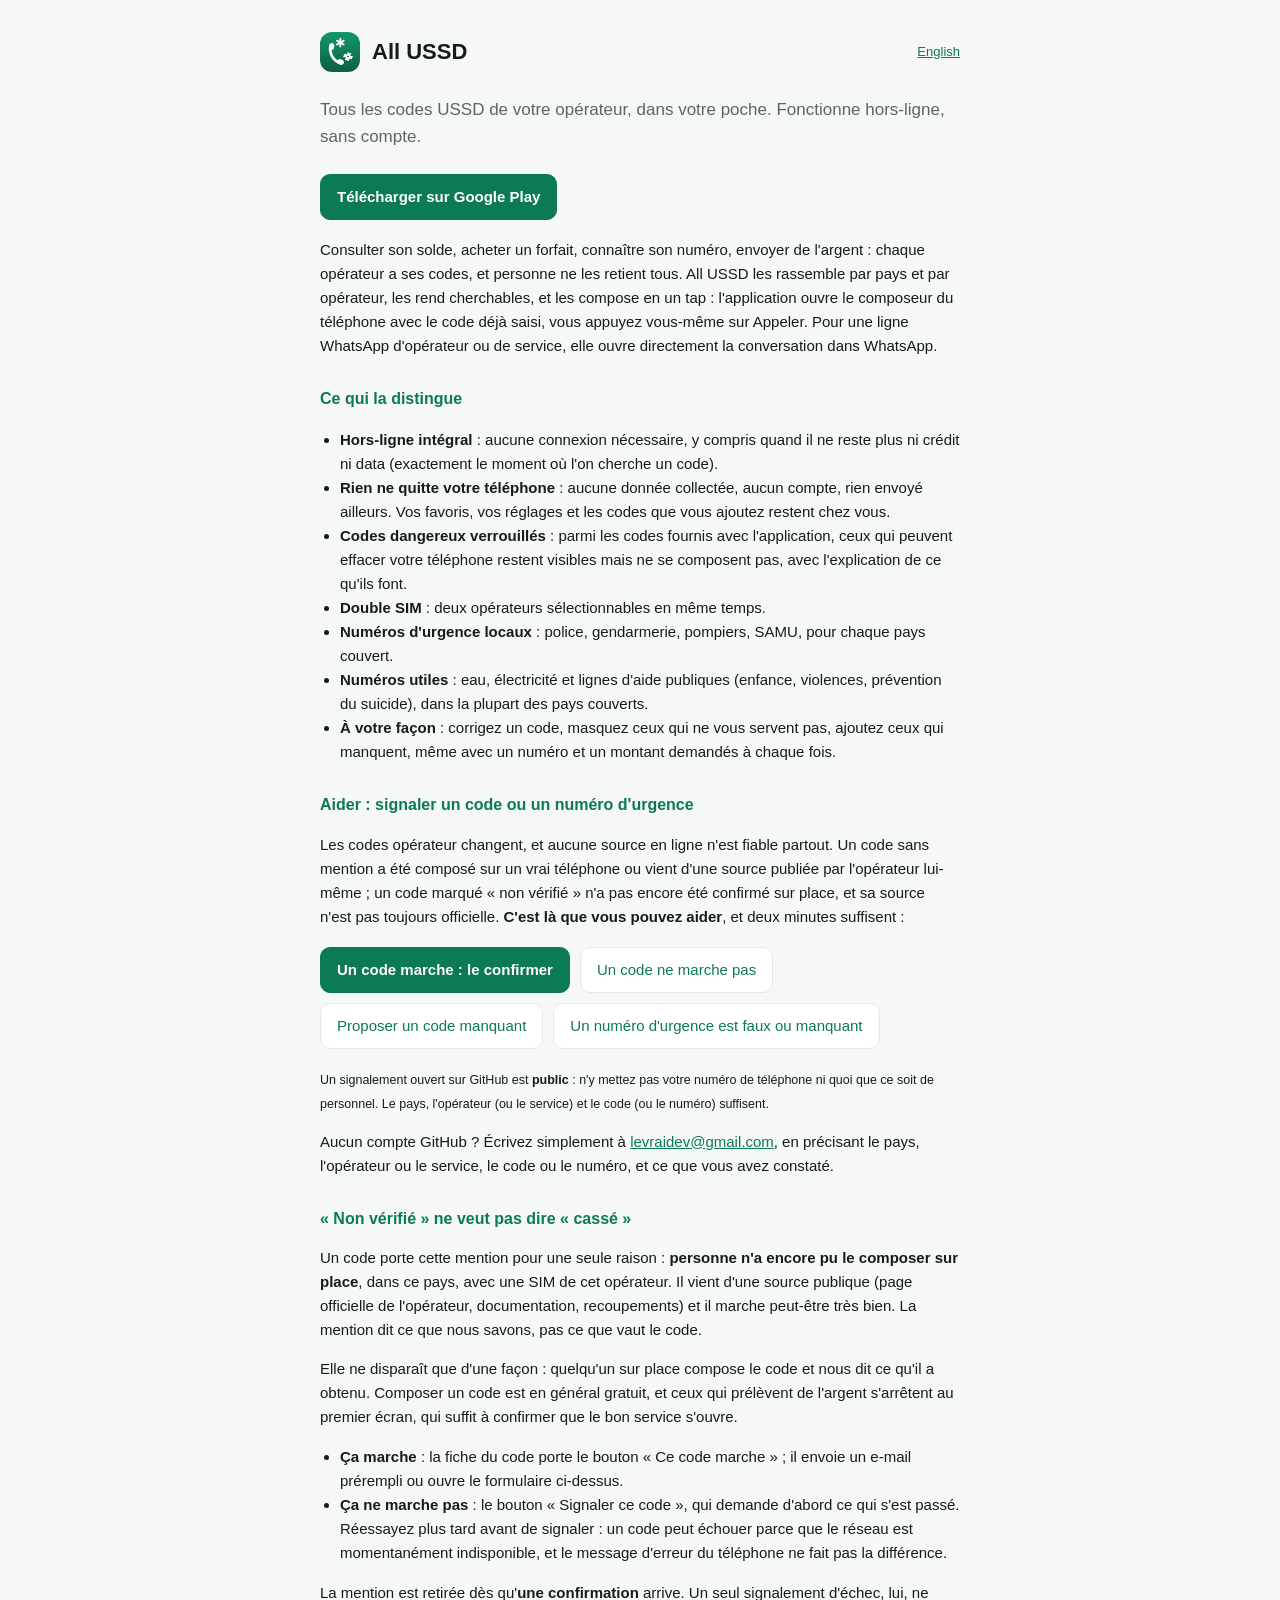
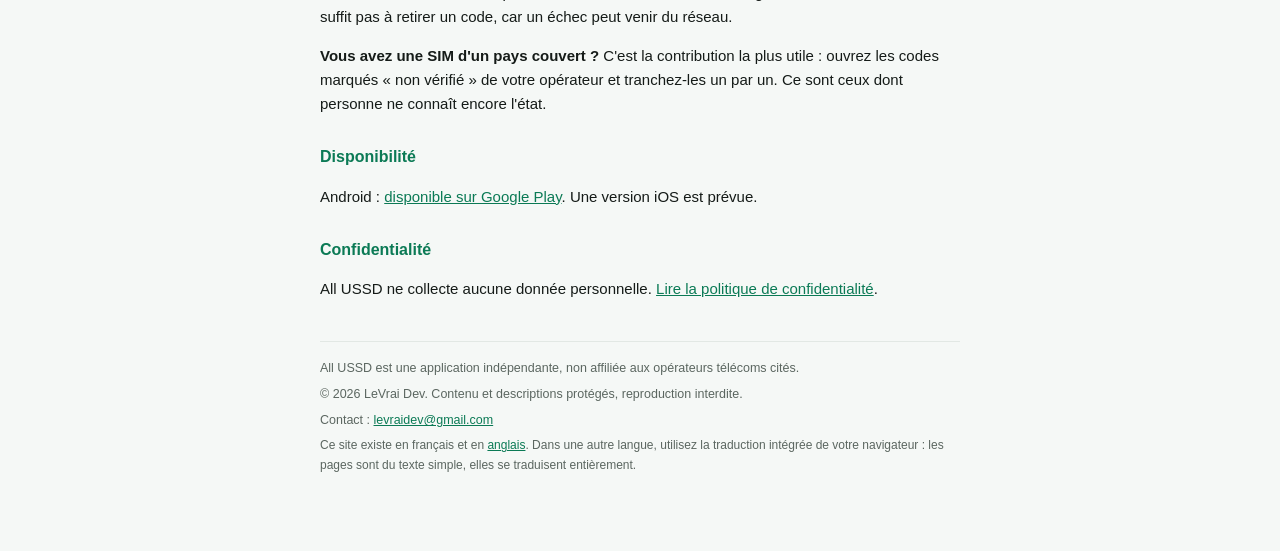
<file: index.html>
<!doctype html>
<html lang="fr">
<head>
<meta charset="utf-8" />
<meta name="viewport" content="width=device-width, initial-scale=1" />
<title>All USSD : les codes USSD de votre opérateur, hors-ligne</title>
<meta name="description" content="Application Android qui rassemble les codes USSD/MMI et les codes opérateurs de dizaines de pays. Fonctionne hors-ligne, sans compte." />
<link rel="icon" href="mark.svg" />
<link rel="stylesheet" href="style.css" />
<link rel="alternate" hreflang="fr" href="https://levraidjak.github.io/allussd/" />
<link rel="alternate" hreflang="en" href="https://levraidjak.github.io/allussd/en/" />
<link rel="alternate" hreflang="x-default" href="https://levraidjak.github.io/allussd/" />
<meta name="google-site-verification" content="MvHigFbXVNlFQdqp-gcF4vU7lOXwGPhfP5eOctLxwY8" />
<link rel="canonical" href="https://levraidjak.github.io/allussd/" />
<meta name="robots" content="index, follow" />
<meta property="og:type" content="website" />
<meta property="og:site_name" content="All USSD" />
<meta property="og:title" content="All USSD : les codes USSD de votre opérateur, hors-ligne" />
<meta property="og:description" content="Application Android qui rassemble les codes USSD/MMI et les codes opérateurs de dizaines de pays. Fonctionne hors-ligne, sans compte." />
<meta property="og:url" content="https://levraidjak.github.io/allussd/" />
<meta property="og:image" content="https://levraidjak.github.io/allussd/og-fr.png" />
<meta property="og:image:width" content="1024" />
<meta property="og:image:height" content="500" />
<meta property="og:locale" content="fr_FR" />
<meta property="og:locale:alternate" content="en_US" />
<meta name="twitter:card" content="summary_large_image" />
<meta name="twitter:title" content="All USSD : les codes USSD de votre opérateur, hors-ligne" />
<meta name="twitter:description" content="Application Android qui rassemble les codes USSD/MMI et les codes opérateurs de dizaines de pays. Fonctionne hors-ligne, sans compte." />
<meta name="twitter:image" content="https://levraidjak.github.io/allussd/og-fr.png" />
<script type="application/ld+json">
{
  "@context": "https://schema.org",
  "@type": "SoftwareApplication",
  "name": "All USSD",
  "operatingSystem": "Android",
  "applicationCategory": "UtilitiesApplication",
  "description": "Application Android qui rassemble les codes USSD et MMI de votre opérateur, par pays. Fonctionne hors-ligne, sans compte.",
  "url": "https://levraidjak.github.io/allussd/",
  "downloadUrl": "https://play.google.com/store/apps/details?id=com.levraidjak.allussd",
  "installUrl": "https://play.google.com/store/apps/details?id=com.levraidjak.allussd",
  "inLanguage": "fr",
  "image": "https://levraidjak.github.io/allussd/og-fr.png",
  "offers": {
    "@type": "Offer",
    "price": "0",
    "priceCurrency": "EUR"
  },
  "author": {
    "@type": "Organization",
    "name": "LeVrai Dev"
  }
}
</script>
</head>
<body>
<main>
  <header>
    <img class="mark" src="mark.svg" alt="" width="40" height="40" />
    <h1>All USSD</h1>
    <a class="langswitch" href="en/" hreflang="en" lang="en">English</a>
  </header>

  <p class="lede">Tous les codes USSD de votre opérateur, dans votre poche. Fonctionne hors-ligne, sans compte.</p>

  <div class="actions">
    <a class="primary" href="https://play.google.com/store/apps/details?id=com.levraidjak.allussd&amp;hl=fr">Télécharger sur Google Play</a>
  </div>

  <p>Consulter son solde, acheter un forfait, connaître son numéro, envoyer de l'argent : chaque opérateur a ses codes, et personne ne les retient tous. All USSD les rassemble par pays et par opérateur, les rend cherchables, et les compose en un tap : l'application ouvre le composeur du téléphone avec le code déjà saisi, vous appuyez vous-même sur Appeler. Pour une ligne WhatsApp d'opérateur ou de service, elle ouvre directement la conversation dans WhatsApp.</p>

  <h2>Ce qui la distingue</h2>
  <ul>
    <li><strong>Hors-ligne intégral</strong> : aucune connexion nécessaire, y compris quand il ne reste plus ni crédit ni data (exactement le moment où l'on cherche un code).</li>
    <li><strong>Rien ne quitte votre téléphone</strong> : aucune donnée collectée, aucun compte, rien envoyé ailleurs. Vos favoris, vos réglages et les codes que vous ajoutez restent chez vous.</li>
    <li><strong>Codes dangereux verrouillés</strong> : parmi les codes fournis avec l'application, ceux qui peuvent effacer votre téléphone restent visibles mais ne se composent pas, avec l'explication de ce qu'ils font.</li>
    <li><strong>Double SIM</strong> : deux opérateurs sélectionnables en même temps.</li>
    <li><strong>Numéros d'urgence locaux</strong> : police, gendarmerie, pompiers, SAMU, pour chaque pays couvert.</li>
    <li><strong>Numéros utiles</strong> : eau, électricité et lignes d'aide publiques (enfance, violences, prévention du suicide), dans la plupart des pays couverts.</li>
    <li><strong>À votre façon</strong> : corrigez un code, masquez ceux qui ne vous servent pas, ajoutez ceux qui manquent, même avec un numéro et un montant demandés à chaque fois.</li>
  </ul>

  <h2 id="signaler">Aider : signaler un code ou un numéro d'urgence</h2>
  <p>Les codes opérateur changent, et aucune source en ligne n'est fiable partout. Un code sans mention a été composé sur un vrai téléphone ou vient d'une source publiée par l'opérateur lui-même ; un code marqué « non vérifié » n'a pas encore été confirmé sur place, et sa source n'est pas toujours officielle. <strong>C'est là que vous pouvez aider</strong>, et deux minutes suffisent :</p>

  <div class="actions">
    <a class="primary" href="https://github.com/LeVraiDjak/allussd/issues/new?template=code-confirme.yml">Un code marche : le confirmer</a>
    <a href="https://github.com/LeVraiDjak/allussd/issues/new?template=code-incorrect.yml">Un code ne marche pas</a>
    <a href="https://github.com/LeVraiDjak/allussd/issues/new?template=code-manquant.yml">Proposer un code manquant</a>
    <a href="https://github.com/LeVraiDjak/allussd/issues/new?template=numero-urgence.yml">Un numéro d'urgence est faux ou manquant</a>
  </div>

  <p><small>Un signalement ouvert sur GitHub est <strong>public</strong> : n'y mettez pas votre numéro de téléphone ni quoi que ce soit de personnel. Le pays, l'opérateur (ou le service) et le code (ou le numéro) suffisent.</small></p>

  <p>Aucun compte GitHub ? Écrivez simplement à <a href="mailto:levraidev@gmail.com">levraidev@gmail.com</a>, en précisant le pays, l'opérateur ou le service, le code ou le numéro, et ce que vous avez constaté.</p>

  <h2 id="non-verifie">« Non vérifié » ne veut pas dire « cassé »</h2>

  <p>Un code porte cette mention pour une seule raison : <strong>personne n'a encore pu le composer sur place</strong>, dans ce pays, avec une SIM de cet opérateur. Il vient d'une source publique (page officielle de l'opérateur, documentation, recoupements) et il marche peut-être très bien. La mention dit ce que nous savons, pas ce que vaut le code.</p>

  <p>Elle ne disparaît que d'une façon : quelqu'un sur place compose le code et nous dit ce qu'il a obtenu. Composer un code est en général gratuit, et ceux qui prélèvent de l'argent s'arrêtent au premier écran, qui suffit à confirmer que le bon service s'ouvre.</p>

  <ul>
    <li><strong>Ça marche</strong> : la fiche du code porte le bouton « Ce code marche » ; il envoie un e-mail prérempli ou ouvre le formulaire ci-dessus.</li>
    <li><strong>Ça ne marche pas</strong> : le bouton « Signaler ce code », qui demande d'abord ce qui s'est passé. Réessayez plus tard avant de signaler : un code peut échouer parce que le réseau est momentanément indisponible, et le message d'erreur du téléphone ne fait pas la différence.</li>
  </ul>

  <p>La mention est retirée dès qu'<strong>une confirmation</strong> arrive. Un seul signalement d'échec, lui, ne suffit pas à retirer un code, car un échec peut venir du réseau.</p>

  <p><strong>Vous avez une SIM d'un pays couvert ?</strong> C'est la contribution la plus utile : ouvrez les codes marqués « non vérifié » de votre opérateur et tranchez-les un par un. Ce sont ceux dont personne ne connaît encore l'état.</p>

  <h2>Disponibilité</h2>
  <p>Android : <a href="https://play.google.com/store/apps/details?id=com.levraidjak.allussd&amp;hl=fr">disponible sur Google Play</a>. Une version iOS est prévue.</p>

  <h2>Confidentialité</h2>
  <p>All USSD ne collecte aucune donnée personnelle. <a href="privacy/">Lire la politique de confidentialité</a>.</p>

  <footer>
    All USSD est une application indépendante, non affiliée aux opérateurs télécoms cités.
    <p class="copyright">© 2026 LeVrai Dev. Contenu et descriptions protégés, reproduction interdite.</p>
    Contact : <a href="mailto:levraidev@gmail.com">levraidev@gmail.com</a>
    <p class="translate-note">Ce site existe en français et en <a href="en/" hreflang="en" lang="en">anglais</a>. Dans une autre langue, utilisez la traduction intégrée de votre navigateur : les pages sont du texte simple, elles se traduisent entièrement.</p>
  </footer>
</main>
</body>
</html>
</file>
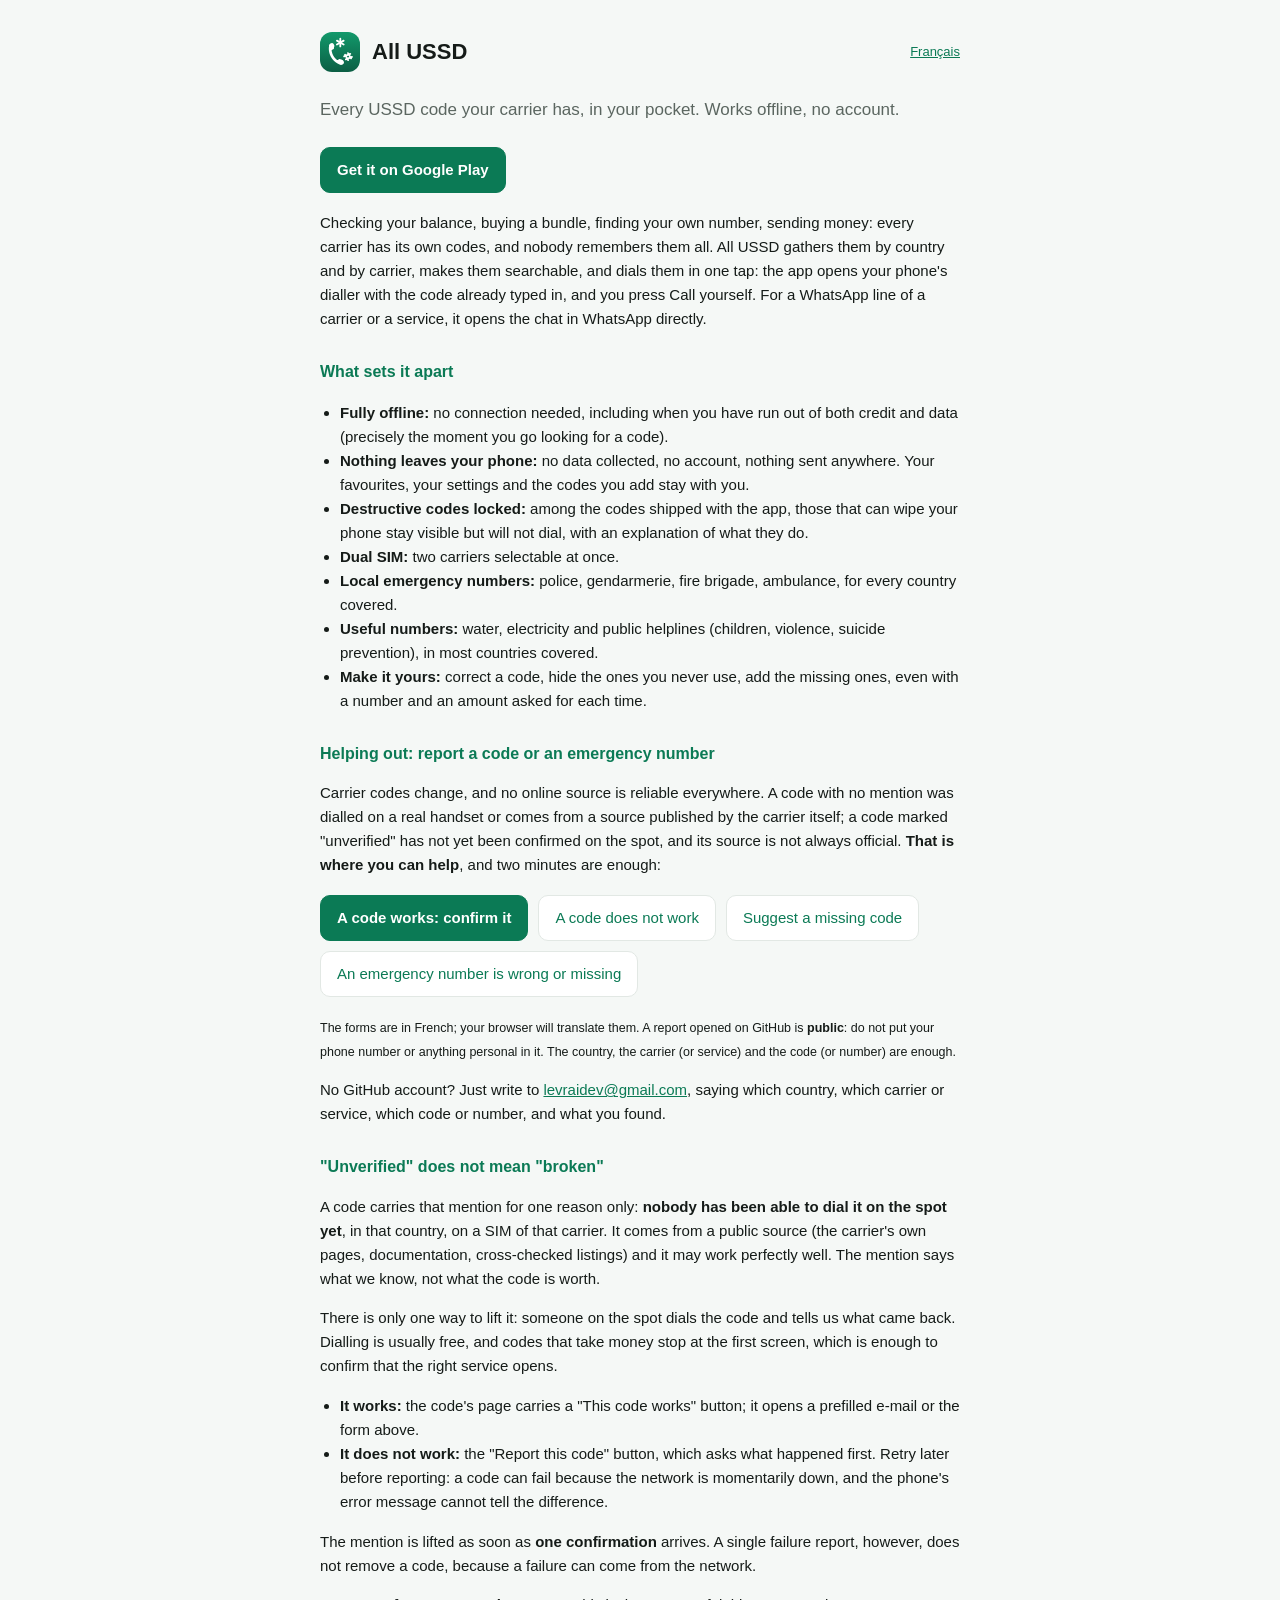
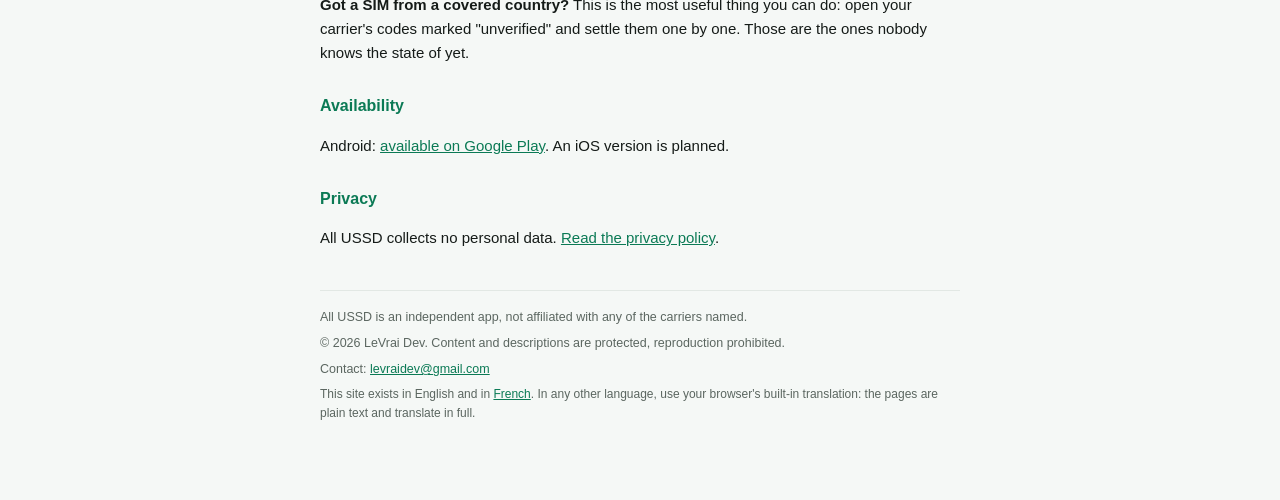
<file: en/index.html>
<!doctype html>
<html lang="en">
<head>
<meta charset="utf-8" />
<meta name="viewport" content="width=device-width, initial-scale=1" />
<title>All USSD: your carrier's USSD codes, offline</title>
<meta name="description" content="Android app gathering the USSD/MMI codes and carrier codes of dozens of countries. Works offline, no account." />
<link rel="icon" href="../mark.svg" />
<link rel="stylesheet" href="../style.css" />
<link rel="alternate" hreflang="fr" href="https://levraidjak.github.io/allussd/" />
<link rel="alternate" hreflang="en" href="https://levraidjak.github.io/allussd/en/" />
<link rel="alternate" hreflang="x-default" href="https://levraidjak.github.io/allussd/" />
<link rel="canonical" href="https://levraidjak.github.io/allussd/en/" />
<meta name="robots" content="index, follow" />
<meta property="og:type" content="website" />
<meta property="og:site_name" content="All USSD" />
<meta property="og:title" content="All USSD: your carrier's USSD codes, offline" />
<meta property="og:description" content="Android app gathering the USSD/MMI codes and carrier codes of dozens of countries. Works offline, no account." />
<meta property="og:url" content="https://levraidjak.github.io/allussd/en/" />
<meta property="og:image" content="https://levraidjak.github.io/allussd/og-en.png" />
<meta property="og:image:width" content="1024" />
<meta property="og:image:height" content="500" />
<meta property="og:locale" content="en_US" />
<meta property="og:locale:alternate" content="fr_FR" />
<meta name="twitter:card" content="summary_large_image" />
<meta name="twitter:title" content="All USSD: your carrier's USSD codes, offline" />
<meta name="twitter:description" content="Android app gathering the USSD/MMI codes and carrier codes of dozens of countries. Works offline, no account." />
<meta name="twitter:image" content="https://levraidjak.github.io/allussd/og-en.png" />
<script type="application/ld+json">
{
  "@context": "https://schema.org",
  "@type": "SoftwareApplication",
  "name": "All USSD",
  "operatingSystem": "Android",
  "applicationCategory": "UtilitiesApplication",
  "description": "Android app gathering the USSD and MMI codes of your carrier, by country. Works offline, no account.",
  "url": "https://levraidjak.github.io/allussd/en/",
  "downloadUrl": "https://play.google.com/store/apps/details?id=com.levraidjak.allussd",
  "installUrl": "https://play.google.com/store/apps/details?id=com.levraidjak.allussd",
  "inLanguage": "en",
  "image": "https://levraidjak.github.io/allussd/og-en.png",
  "offers": {
    "@type": "Offer",
    "price": "0",
    "priceCurrency": "EUR"
  },
  "author": {
    "@type": "Organization",
    "name": "LeVrai Dev"
  }
}
</script>
</head>
<body>
<main>
  <header>
    <img class="mark" src="../mark.svg" alt="" width="40" height="40" />
    <h1>All USSD</h1>
    <a class="langswitch" href="../" hreflang="fr" lang="fr">Français</a>
  </header>

  <p class="lede">Every USSD code your carrier has, in your pocket. Works offline, no account.</p>

  <div class="actions">
    <a class="primary" href="https://play.google.com/store/apps/details?id=com.levraidjak.allussd&amp;hl=en">Get it on Google Play</a>
  </div>

  <p>Checking your balance, buying a bundle, finding your own number, sending money: every carrier has its own codes, and nobody remembers them all. All USSD gathers them by country and by carrier, makes them searchable, and dials them in one tap: the app opens your phone's dialler with the code already typed in, and you press Call yourself. For a WhatsApp line of a carrier or a service, it opens the chat in WhatsApp directly.</p>

  <h2>What sets it apart</h2>
  <ul>
    <li><strong>Fully offline:</strong> no connection needed, including when you have run out of both credit and data (precisely the moment you go looking for a code).</li>
    <li><strong>Nothing leaves your phone:</strong> no data collected, no account, nothing sent anywhere. Your favourites, your settings and the codes you add stay with you.</li>
    <li><strong>Destructive codes locked:</strong> among the codes shipped with the app, those that can wipe your phone stay visible but will not dial, with an explanation of what they do.</li>
    <li><strong>Dual SIM:</strong> two carriers selectable at once.</li>
    <li><strong>Local emergency numbers:</strong> police, gendarmerie, fire brigade, ambulance, for every country covered.</li>
    <li><strong>Useful numbers:</strong> water, electricity and public helplines (children, violence, suicide prevention), in most countries covered.</li>
    <li><strong>Make it yours:</strong> correct a code, hide the ones you never use, add the missing ones, even with a number and an amount asked for each time.</li>
  </ul>

  <h2 id="report">Helping out: report a code or an emergency number</h2>

  <p>Carrier codes change, and no online source is reliable everywhere. A code with no mention was dialled on a real handset or comes from a source published by the carrier itself; a code marked "unverified" has not yet been confirmed on the spot, and its source is not always official. <strong>That is where you can help</strong>, and two minutes are enough:</p>

  <div class="actions">
    <a class="primary" href="https://github.com/LeVraiDjak/allussd/issues/new?template=code-confirme.yml">A code works: confirm it</a>
    <a href="https://github.com/LeVraiDjak/allussd/issues/new?template=code-incorrect.yml">A code does not work</a>
    <a href="https://github.com/LeVraiDjak/allussd/issues/new?template=code-manquant.yml">Suggest a missing code</a>
    <a href="https://github.com/LeVraiDjak/allussd/issues/new?template=numero-urgence.yml">An emergency number is wrong or missing</a>
  </div>

  <p><small>The forms are in French; your browser will translate them. A report opened on GitHub is <strong>public</strong>: do not put your phone number or anything personal in it. The country, the carrier (or service) and the code (or number) are enough.</small></p>

  <p>No GitHub account? Just write to <a href="mailto:levraidev@gmail.com">levraidev@gmail.com</a>, saying which country, which carrier or service, which code or number, and what you found.</p>

  <h2 id="unverified">"Unverified" does not mean "broken"</h2>

  <p>A code carries that mention for one reason only: <strong>nobody has been able to dial it on the spot yet</strong>, in that country, on a SIM of that carrier. It comes from a public source (the carrier's own pages, documentation, cross-checked listings) and it may work perfectly well. The mention says what we know, not what the code is worth.</p>

  <p>There is only one way to lift it: someone on the spot dials the code and tells us what came back. Dialling is usually free, and codes that take money stop at the first screen, which is enough to confirm that the right service opens.</p>

  <ul>
    <li><strong>It works:</strong> the code's page carries a "This code works" button; it opens a prefilled e-mail or the form above.</li>
    <li><strong>It does not work:</strong> the "Report this code" button, which asks what happened first. Retry later before reporting: a code can fail because the network is momentarily down, and the phone's error message cannot tell the difference.</li>
  </ul>

  <p>The mention is lifted as soon as <strong>one confirmation</strong> arrives. A single failure report, however, does not remove a code, because a failure can come from the network.</p>

  <p><strong>Got a SIM from a covered country?</strong> This is the most useful thing you can do: open your carrier's codes marked "unverified" and settle them one by one. Those are the ones nobody knows the state of yet.</p>

  <h2>Availability</h2>
  <p>Android: <a href="https://play.google.com/store/apps/details?id=com.levraidjak.allussd&amp;hl=en">available on Google Play</a>. An iOS version is planned.</p>

  <h2>Privacy</h2>
  <p>All USSD collects no personal data. <a href="privacy/">Read the privacy policy</a>.</p>

  <footer>
    All USSD is an independent app, not affiliated with any of the carriers named.
    <p class="copyright">© 2026 LeVrai Dev. Content and descriptions are protected, reproduction prohibited.</p>
    Contact: <a href="mailto:levraidev@gmail.com">levraidev@gmail.com</a>
    <p class="translate-note">This site exists in English and in <a href="../" hreflang="fr" lang="fr">French</a>. In any other language, use your browser's built-in translation: the pages are plain text and translate in full.</p>
  </footer>
</main>
</body>
</html>
</file>
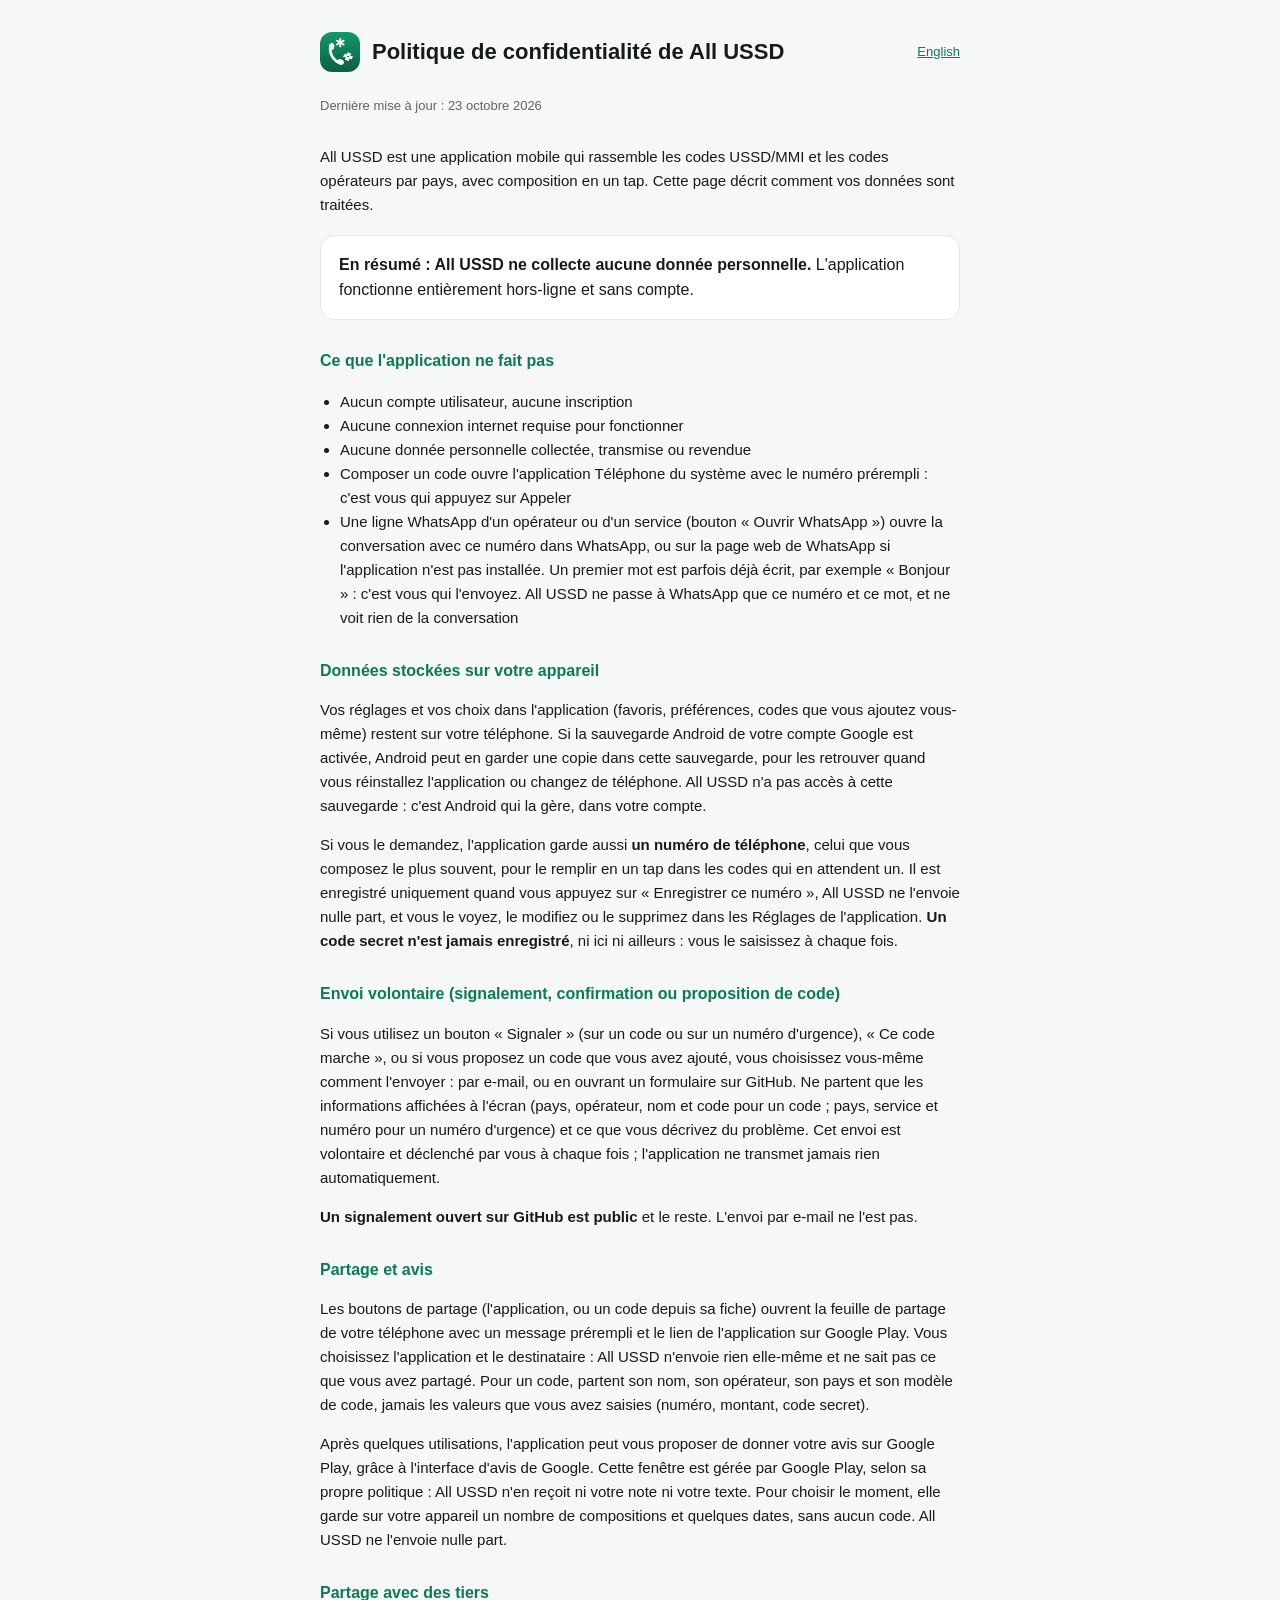
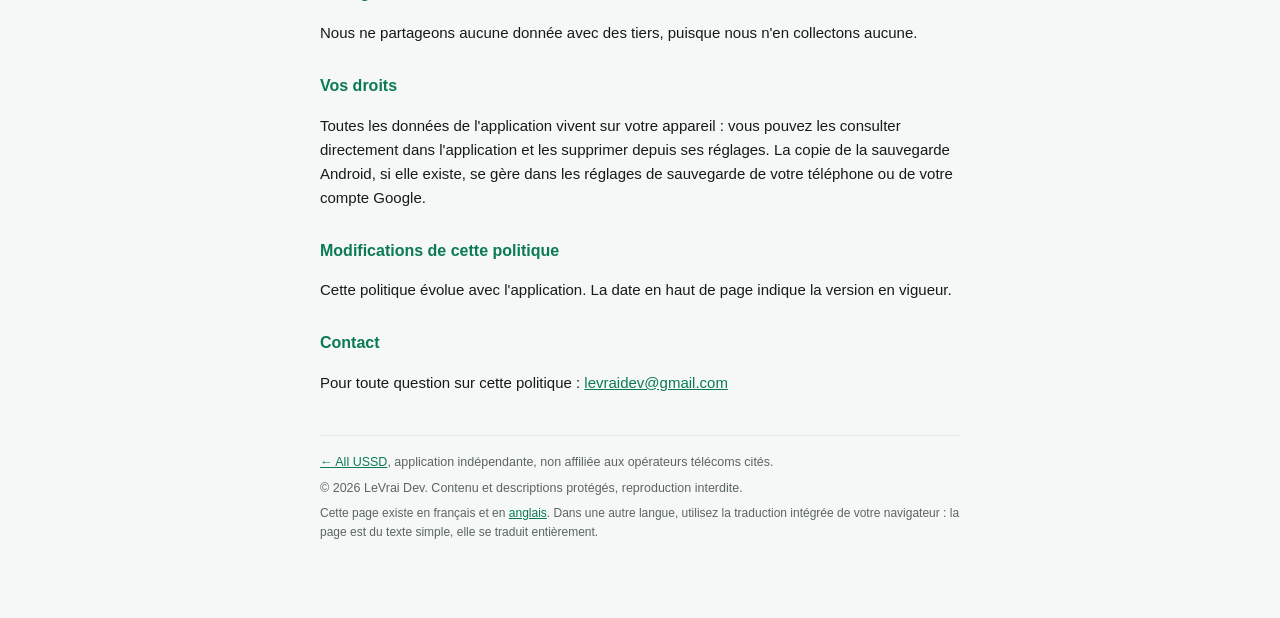
<file: privacy/index.html>
<!doctype html>
<html lang="fr">
<head>
<meta charset="utf-8" />
<meta name="viewport" content="width=device-width, initial-scale=1" />
<title>Politique de confidentialité | All USSD</title>
<!-- Doit rester identique dans les deux versions : voir .github/workflows/politique-confidentialite.yml -->
<meta name="policy-version" content="2026-10-23" />
<link rel="icon" href="../mark.svg" />
<link rel="stylesheet" href="../style.css" />
<link rel="alternate" hreflang="fr" href="https://levraidjak.github.io/allussd/privacy/" />
<link rel="alternate" hreflang="en" href="https://levraidjak.github.io/allussd/en/privacy/" />
<link rel="alternate" hreflang="x-default" href="https://levraidjak.github.io/allussd/privacy/" />
<link rel="canonical" href="https://levraidjak.github.io/allussd/privacy/" />
</head>
<body>
<main>
  <header>
    <img class="mark" src="../mark.svg" alt="" width="40" height="40" />
    <h1>Politique de confidentialité de All USSD</h1>
    <a class="langswitch" href="../en/privacy/" hreflang="en" lang="en">English</a>
  </header>
  <p class="updated">Dernière mise à jour : 23 octobre 2026</p>

  <p>All USSD est une application mobile qui rassemble les codes USSD/MMI et les codes opérateurs par pays, avec composition en un tap. Cette page décrit comment vos données sont traitées.</p>

  <div class="card">
    <strong>En résumé : All USSD ne collecte aucune donnée personnelle.</strong> L'application fonctionne entièrement hors-ligne et sans compte.
  </div>

  <h2>Ce que l'application ne fait pas</h2>
  <ul>
    <li>Aucun compte utilisateur, aucune inscription</li>
    <li>Aucune connexion internet requise pour fonctionner</li>
    <li>Aucune donnée personnelle collectée, transmise ou revendue</li>
    <li>Composer un code ouvre l'application Téléphone du système avec le numéro prérempli : c'est vous qui appuyez sur Appeler</li>
    <li>Une ligne WhatsApp d'un opérateur ou d'un service (bouton « Ouvrir WhatsApp ») ouvre la conversation avec ce numéro dans WhatsApp, ou sur la page web de WhatsApp si l'application n'est pas installée. Un premier mot est parfois déjà écrit, par exemple « Bonjour » : c'est vous qui l'envoyez. All USSD ne passe à WhatsApp que ce numéro et ce mot, et ne voit rien de la conversation</li>
  </ul>

  <h2>Données stockées sur votre appareil</h2>
  <p>Vos réglages et vos choix dans l'application (favoris, préférences, codes que vous ajoutez vous-même) restent sur votre téléphone. Si la sauvegarde Android de votre compte Google est activée, Android peut en garder une copie dans cette sauvegarde, pour les retrouver quand vous réinstallez l'application ou changez de téléphone. All USSD n'a pas accès à cette sauvegarde : c'est Android qui la gère, dans votre compte.</p>
  <p>Si vous le demandez, l'application garde aussi <strong>un numéro de téléphone</strong>, celui que vous composez le plus souvent, pour le remplir en un tap dans les codes qui en attendent un. Il est enregistré uniquement quand vous appuyez sur « Enregistrer ce numéro », All USSD ne l'envoie nulle part, et vous le voyez, le modifiez ou le supprimez dans les Réglages de l'application. <strong>Un code secret n'est jamais enregistré</strong>, ni ici ni ailleurs : vous le saisissez à chaque fois.</p>

  <h2>Envoi volontaire (signalement, confirmation ou proposition de code)</h2>
  <p>Si vous utilisez un bouton « Signaler » (sur un code ou sur un numéro d'urgence), « Ce code marche », ou si vous proposez un code que vous avez ajouté, vous choisissez vous-même comment l'envoyer : par e-mail, ou en ouvrant un formulaire sur GitHub. Ne partent que les informations affichées à l'écran (pays, opérateur, nom et code pour un code ; pays, service et numéro pour un numéro d'urgence) et ce que vous décrivez du problème. Cet envoi est volontaire et déclenché par vous à chaque fois ; l'application ne transmet jamais rien automatiquement.</p>
  <p><strong>Un signalement ouvert sur GitHub est public</strong> et le reste. L'envoi par e-mail ne l'est pas.</p>

  <h2>Partage et avis</h2>
  <p>Les boutons de partage (l'application, ou un code depuis sa fiche) ouvrent la feuille de partage de votre téléphone avec un message prérempli et le lien de l'application sur Google Play. Vous choisissez l'application et le destinataire : All USSD n'envoie rien elle-même et ne sait pas ce que vous avez partagé. Pour un code, partent son nom, son opérateur, son pays et son modèle de code, jamais les valeurs que vous avez saisies (numéro, montant, code secret).</p>
  <p>Après quelques utilisations, l'application peut vous proposer de donner votre avis sur Google Play, grâce à l'interface d'avis de Google. Cette fenêtre est gérée par Google Play, selon sa propre politique : All USSD n'en reçoit ni votre note ni votre texte. Pour choisir le moment, elle garde sur votre appareil un nombre de compositions et quelques dates, sans aucun code. All USSD ne l'envoie nulle part.</p>

  <h2>Partage avec des tiers</h2>
  <p>Nous ne partageons aucune donnée avec des tiers, puisque nous n'en collectons aucune.</p>

  <h2>Vos droits</h2>
  <p>Toutes les données de l'application vivent sur votre appareil : vous pouvez les consulter directement dans l'application et les supprimer depuis ses réglages. La copie de la sauvegarde Android, si elle existe, se gère dans les réglages de sauvegarde de votre téléphone ou de votre compte Google.</p>

  <h2>Modifications de cette politique</h2>
  <p>Cette politique évolue avec l'application. La date en haut de page indique la version en vigueur.</p>

  <h2>Contact</h2>
  <p>Pour toute question sur cette politique : <a href="mailto:levraidev@gmail.com">levraidev@gmail.com</a></p>

  <footer>
    <a href="../">← All USSD</a>, application indépendante, non affiliée aux opérateurs télécoms cités.
    <p class="copyright">© 2026 LeVrai Dev. Contenu et descriptions protégés, reproduction interdite.</p>
    <p class="translate-note">Cette page existe en français et en <a href="../en/privacy/" hreflang="en" lang="en">anglais</a>. Dans une autre langue, utilisez la traduction intégrée de votre navigateur : la page est du texte simple, elle se traduit entièrement.</p>
  </footer>
</main>
</body>
</html>
</file>
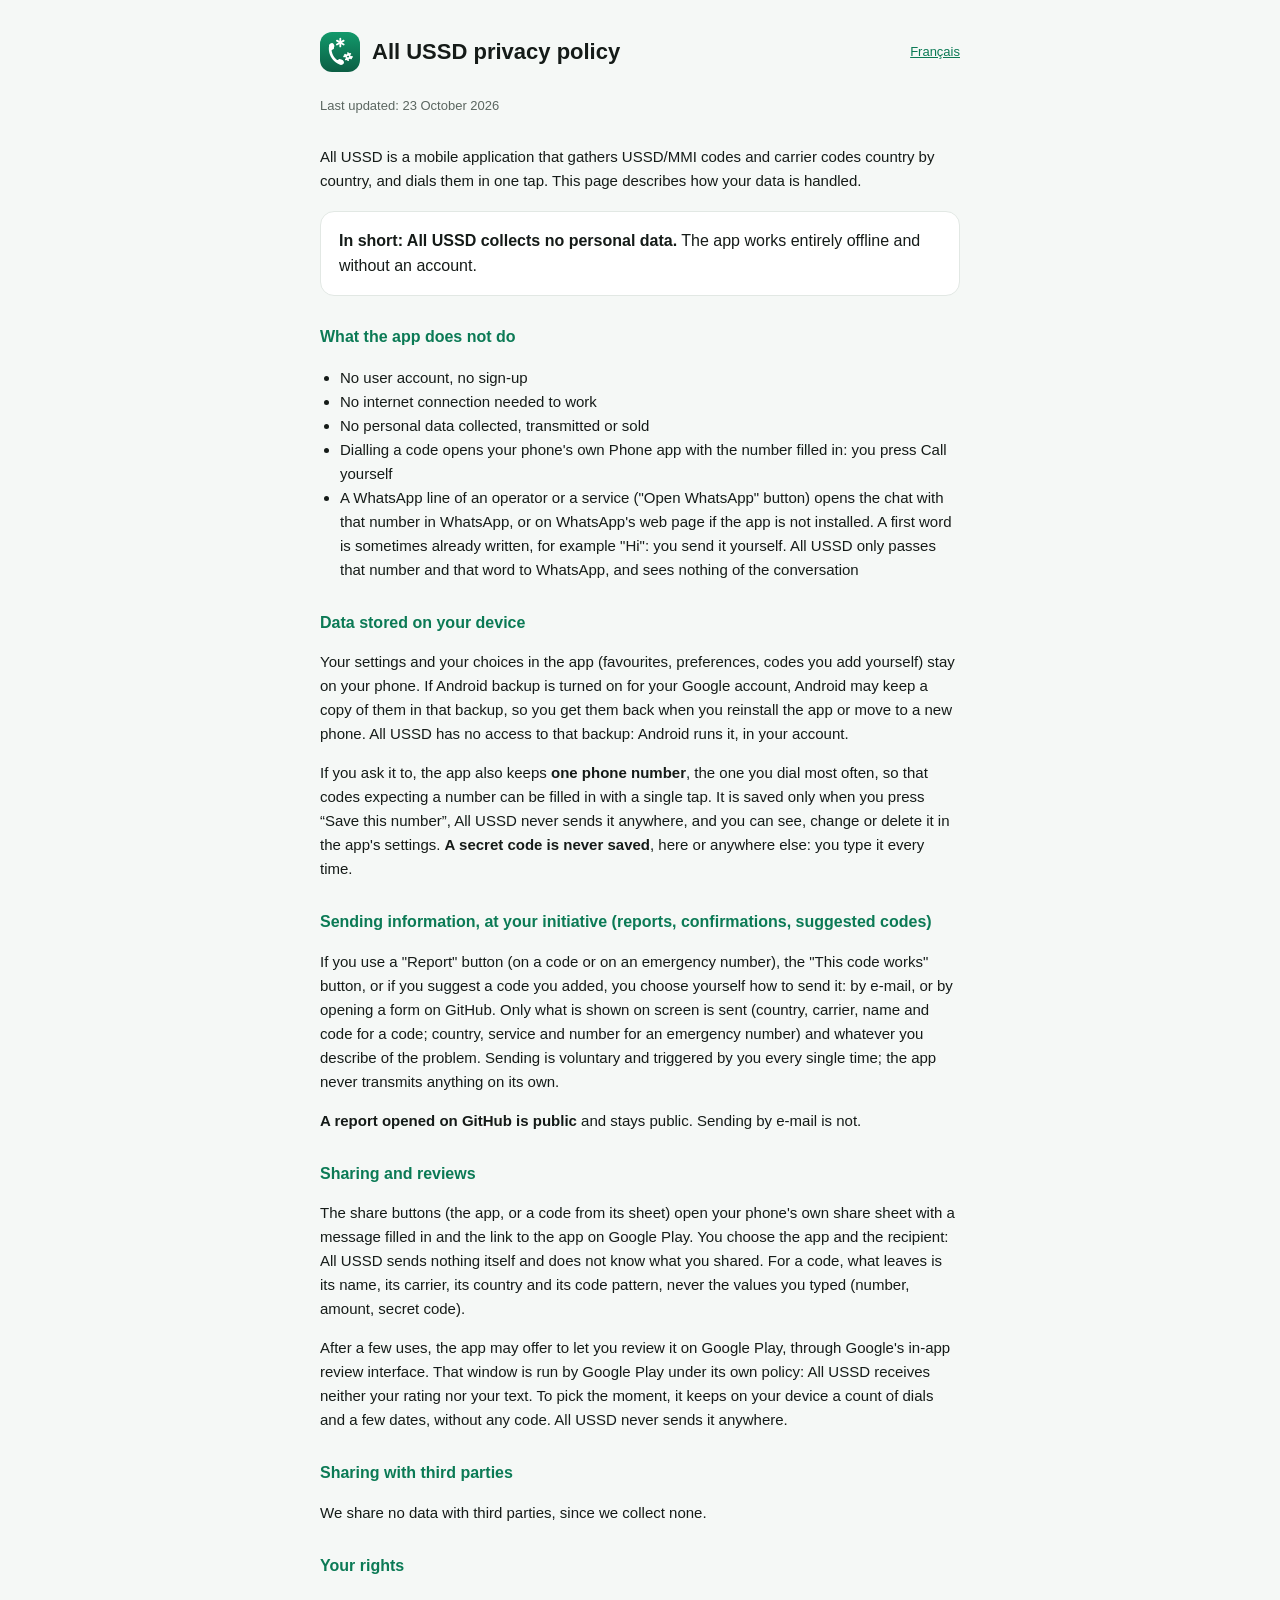
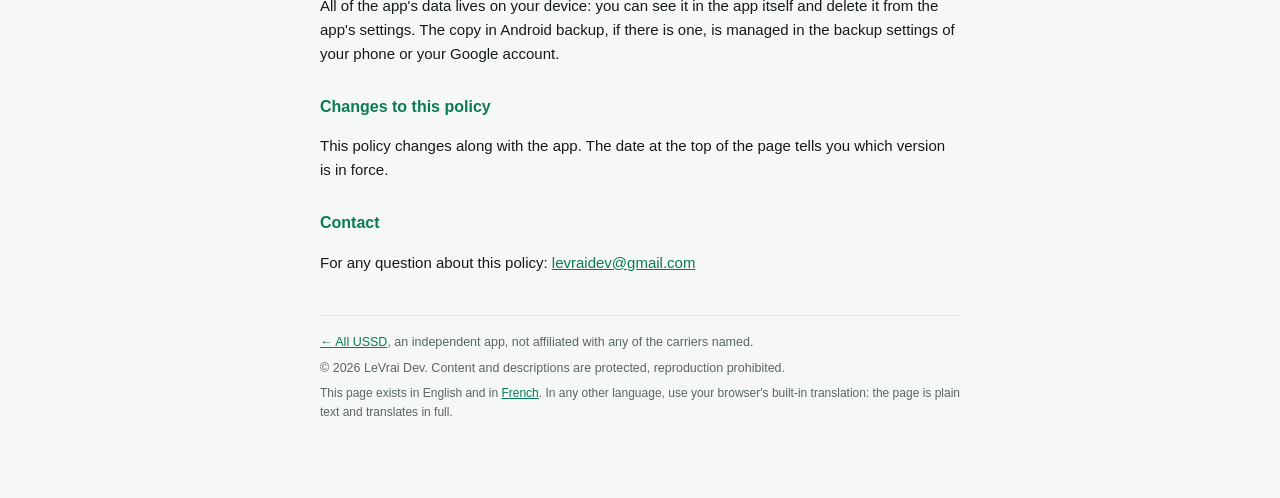
<file: en/privacy/index.html>
<!doctype html>
<html lang="en">
<head>
<meta charset="utf-8" />
<meta name="viewport" content="width=device-width, initial-scale=1" />
<title>Privacy policy | All USSD</title>
<!-- Doit rester identique dans les deux versions : voir .github/workflows/politique-confidentialite.yml -->
<meta name="policy-version" content="2026-10-23" />
<link rel="icon" href="../../mark.svg" />
<link rel="stylesheet" href="../../style.css" />
<link rel="alternate" hreflang="fr" href="https://levraidjak.github.io/allussd/privacy/" />
<link rel="alternate" hreflang="en" href="https://levraidjak.github.io/allussd/en/privacy/" />
<link rel="alternate" hreflang="x-default" href="https://levraidjak.github.io/allussd/privacy/" />
<link rel="canonical" href="https://levraidjak.github.io/allussd/en/privacy/" />
</head>
<body>
<main>
  <header>
    <img class="mark" src="../../mark.svg" alt="" width="40" height="40" />
    <h1>All USSD privacy policy</h1>
    <a class="langswitch" href="../../privacy/" hreflang="fr" lang="fr">Français</a>
  </header>
  <p class="updated">Last updated: 23 October 2026</p>

  <p>All USSD is a mobile application that gathers USSD/MMI codes and carrier codes country by country, and dials them in one tap. This page describes how your data is handled.</p>

  <div class="card">
    <strong>In short: All USSD collects no personal data.</strong> The app works entirely offline and without an account.
  </div>

  <h2>What the app does not do</h2>
  <ul>
    <li>No user account, no sign-up</li>
    <li>No internet connection needed to work</li>
    <li>No personal data collected, transmitted or sold</li>
    <li>Dialling a code opens your phone's own Phone app with the number filled in: you press Call yourself</li>
    <li>A WhatsApp line of an operator or a service ("Open WhatsApp" button) opens the chat with that number in WhatsApp, or on WhatsApp's web page if the app is not installed. A first word is sometimes already written, for example "Hi": you send it yourself. All USSD only passes that number and that word to WhatsApp, and sees nothing of the conversation</li>
  </ul>

  <h2>Data stored on your device</h2>
  <p>Your settings and your choices in the app (favourites, preferences, codes you add yourself) stay on your phone. If Android backup is turned on for your Google account, Android may keep a copy of them in that backup, so you get them back when you reinstall the app or move to a new phone. All USSD has no access to that backup: Android runs it, in your account.</p>
  <p>If you ask it to, the app also keeps <strong>one phone number</strong>, the one you dial most often, so that codes expecting a number can be filled in with a single tap. It is saved only when you press “Save this number”, All USSD never sends it anywhere, and you can see, change or delete it in the app's settings. <strong>A secret code is never saved</strong>, here or anywhere else: you type it every time.</p>

  <h2>Sending information, at your initiative (reports, confirmations, suggested codes)</h2>
  <p>If you use a "Report" button (on a code or on an emergency number), the "This code works" button, or if you suggest a code you added, you choose yourself how to send it: by e-mail, or by opening a form on GitHub. Only what is shown on screen is sent (country, carrier, name and code for a code; country, service and number for an emergency number) and whatever you describe of the problem. Sending is voluntary and triggered by you every single time; the app never transmits anything on its own.</p>
  <p><strong>A report opened on GitHub is public</strong> and stays public. Sending by e-mail is not.</p>

  <h2>Sharing and reviews</h2>
  <p>The share buttons (the app, or a code from its sheet) open your phone's own share sheet with a message filled in and the link to the app on Google Play. You choose the app and the recipient: All USSD sends nothing itself and does not know what you shared. For a code, what leaves is its name, its carrier, its country and its code pattern, never the values you typed (number, amount, secret code).</p>
  <p>After a few uses, the app may offer to let you review it on Google Play, through Google's in-app review interface. That window is run by Google Play under its own policy: All USSD receives neither your rating nor your text. To pick the moment, it keeps on your device a count of dials and a few dates, without any code. All USSD never sends it anywhere.</p>

  <h2>Sharing with third parties</h2>
  <p>We share no data with third parties, since we collect none.</p>

  <h2>Your rights</h2>
  <p>All of the app's data lives on your device: you can see it in the app itself and delete it from the app's settings. The copy in Android backup, if there is one, is managed in the backup settings of your phone or your Google account.</p>

  <h2>Changes to this policy</h2>
  <p>This policy changes along with the app. The date at the top of the page tells you which version is in force.</p>

  <h2>Contact</h2>
  <p>For any question about this policy: <a href="mailto:levraidev@gmail.com">levraidev@gmail.com</a></p>

  <footer>
    <a href="../">← All USSD</a>, an independent app, not affiliated with any of the carriers named.
    <p class="copyright">© 2026 LeVrai Dev. Content and descriptions are protected, reproduction prohibited.</p>
    <p class="translate-note">This page exists in English and in <a href="../../privacy/" hreflang="fr" lang="fr">French</a>. In any other language, use your browser's built-in translation: the page is plain text and translates in full.</p>
  </footer>
</main>
</body>
</html>
</file>
<file: style.css>
/* Shared by every page of the site. Same palette as the app's green identity. */
:root {
  --bg: #F5F8F6;
  --card: #FFFFFF;
  --text: #151B18;
  --subtext: #5B6660;
  --primary: #0B7A55;
  --on-primary: #FFFFFF;
  --border: #E2E8E4;
}
@media (prefers-color-scheme: dark) {
  :root {
    --bg: #0D1311;
    --card: #171F1B;
    --text: #EAF1ED;
    --subtext: #98A49E;
    --primary: #3BC48D;
    /* Le vert clair du thème sombre est trop lumineux pour du texte blanc
       (2,2:1). Texte sombre dessus : 8,5:1. */
    --on-primary: #0D1311;
    --border: #26312B;
  }
}
* { box-sizing: border-box; }
body {
  margin: 0;
  background: var(--bg);
  color: var(--text);
  font-family: -apple-system, BlinkMacSystemFont, "Segoe UI", Roboto, Helvetica, Arial, sans-serif;
  line-height: 1.6;
}
main {
  max-width: 680px;
  margin: 0 auto;
  padding: 32px 20px 64px;
}
header {
  display: flex;
  align-items: center;
  gap: 12px;
  margin-bottom: 24px;
}
.mark {
  width: 40px;
  height: 40px;
  border-radius: 12px;
  flex-shrink: 0;
  display: block;
}
h1 { font-size: 22px; margin: 0; }
.updated { color: var(--subtext); font-size: 13px; margin: 0 0 28px; }
h2 { font-size: 16px; margin: 28px 0 8px; color: var(--primary); }
p, li { font-size: 15px; }
ul { padding-left: 20px; }
.card {
  background: var(--card);
  border: 1px solid var(--border);
  border-radius: 14px;
  padding: 16px 18px;
  margin: 18px 0;
}
a { color: var(--primary); }
footer {
  margin-top: 40px;
  padding-top: 16px;
  border-top: 1px solid var(--border);
  color: var(--subtext);
  font-size: 12.5px;
}

/* Landing page only. */
.lede { font-size: 17px; color: var(--subtext); margin: 0 0 24px; }
.actions { display: flex; flex-wrap: wrap; gap: 10px; margin: 18px 0; }
.actions a {
  display: inline-block;
  padding: 10px 16px;
  border-radius: 10px;
  border: 1px solid var(--border);
  background: var(--card);
  text-decoration: none;
  font-size: 15px;
}
.actions a.primary {
  background: var(--primary);
  border-color: var(--primary);
  color: var(--on-primary);
  font-weight: 600;
}

/* Language switcher, top-right of the header. Two files per page (fr, en) and
   the browser's own translation for everything else — no third-party widget,
   which on a privacy page would be its own contradiction. */
.langswitch {
  margin-left: auto;
  font-size: 13px;
  white-space: nowrap;
}
.translate-note { font-size: 12px; margin-top: 6px; }
.copyright { font-size: inherit; margin: 6px 0; }
</file>
